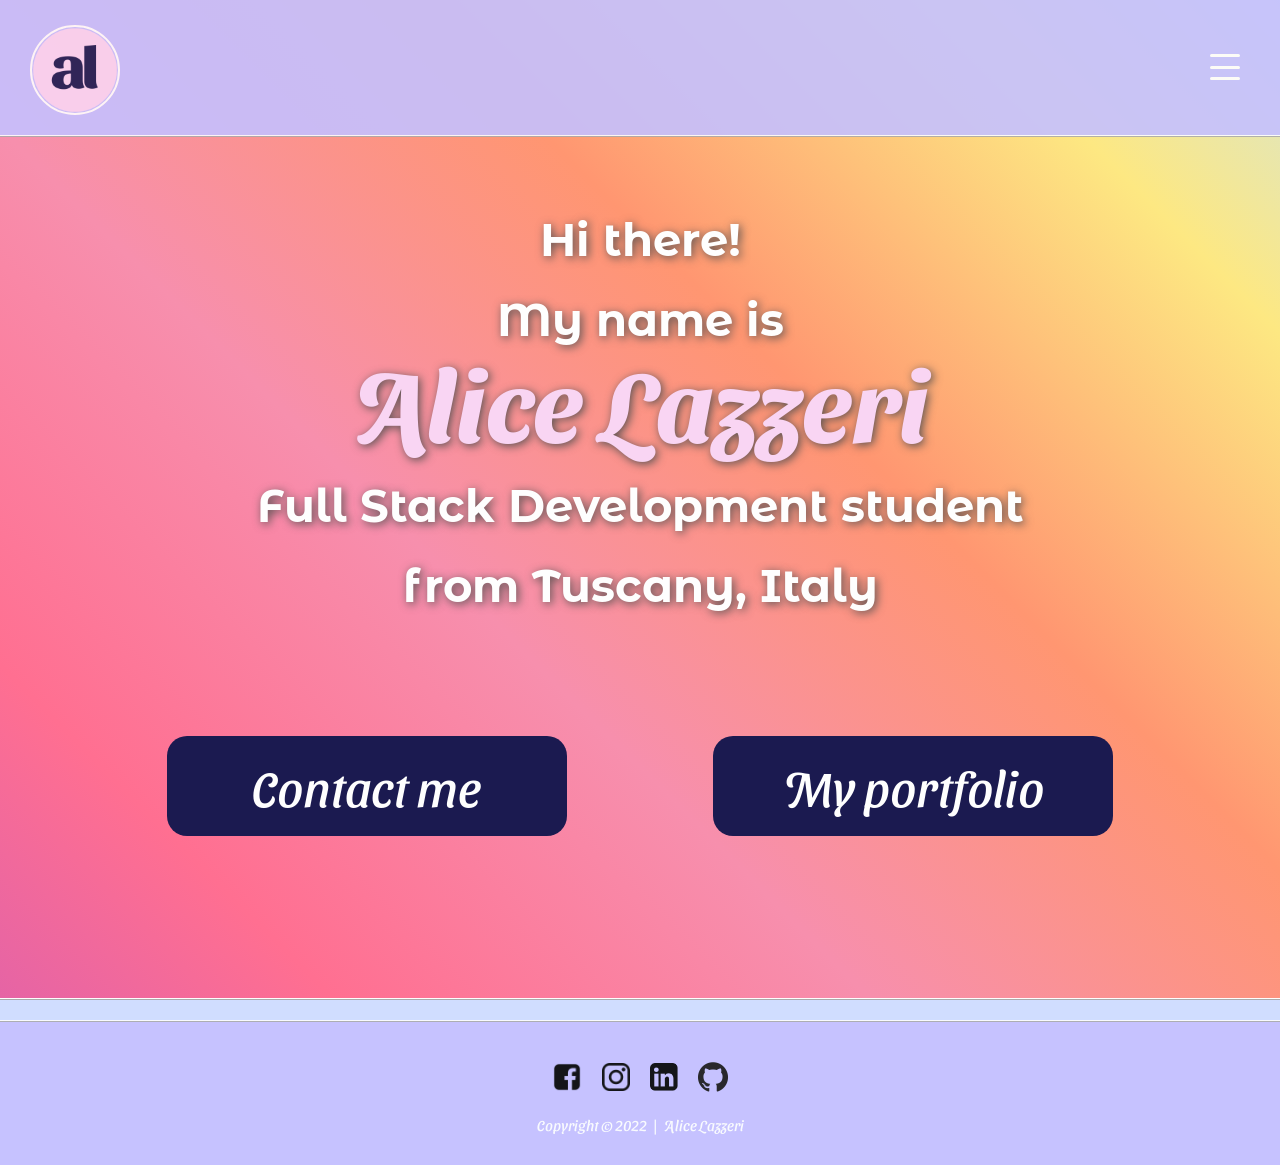
<file: index.html>
<!DOCTYPE html>
<html lang="en">
<head>

  <meta charset="UTF-8">
  <meta http-equiv="X-UA-Compatible" content="IE=edge">
  <meta name="description" content="Hi there! I am Alice Lazzeri, Full Stack Development student &commat;start2impact University. In this portfolio website, you will find useful info about who I am, my works and how I can help you in creating the perfect website.">
  <meta name="keywords" content="HTML, CSS, Bootstrap, Sass, Canva, Portfolio, Full Stack Development, coding, website restyling">
  <meta name="author" content="Alice Lazzeri">
  <meta name="google-site-verification" content="+nxGUDJ4QpAZ5l9Bsjdi102tLVC21AIh5d1Nl23908vVuFHs34=">
  <meta name="viewport" content="width=device-width, initial-scale=1.0">
  <title>Alice Lazzeri &#10072; Full Stack Developer</title>

  <link rel="icon" type="image/x-icon" href="assets/images/favicon.ico">

  <link rel="stylesheet" href="assets/css/general.css">
  <link rel="stylesheet" href="assets/css/header.css">
  <link rel="stylesheet" href="assets/css/index.css">
  <link rel="stylesheet" href="assets/css/footer.css">

  <link rel="preconnect" href="https://fonts.googleapis.com">
  <link rel="preconnect" href="https://fonts.gstatic.com" crossorigin>
  <link href="https://fonts.googleapis.com/css2?family=Montserrat+Alternates:wght@100;700&family=Sansita+Swashed:wght@700&display=swap" rel="stylesheet">

</head>
<body>

  <!--Header-->

  <header>
    <nav class="navbar">
      <div class="left-section">
        <div class="logo-container">
          <a href="index.html"> 
            <img class="lazzeri-logo" src="assets/images/logo.png" alt="My logo">
          </a>
        </div>
      </div>
      <div class="right-section">
        <div class="hamburger-container">
          <input class="menu-button" id="menu-button" type="checkbox">
          <label for="menu-button" class="menu-icon">
              <span class="nav-icon"></span>
          </label>
          <ul class="menu">
            <li><a class="sections" href="index.html">Home</a></li>
            <li><a class="sections" href="aboutme.html">About me</a></li>
            <li><a class="sections" href="portfolio.html">Portfolio</a></li>
            <li><a class="sections" href="skills.html">Skills</a></li>
            <li><a class="sections" href="contacts.html">Contacts</a></li>
          </ul>
        </div>
      </div>
    </nav>
  </header>

  <!--Homepage-->

  <section class="intro-homepage" id="homepage">
    <div class="intro-container">
      <p class="introduction">Hi there! <br>
        My name is <br>
        <span class="name">Alice Lazzeri</span> <br>
        Full Stack Development student from Tuscany, Italy</p>
    </div>
    <div class="buttons-container">
      <button class="contact-me">
        <a class="contact-action" href="contacts.html">Contact me</a>
      </button>
      <button class="contact-me">
        <a class="contact-action" href="portfolio.html">My portfolio</a>
      </button>
    </div>
  </section>

  <!--Footer-->

  <footer>
    <div class="footer-container">
      <div class="social-icons">
        <a href="https://www.facebook.com/alice.lazzeri" target="_blank">
          <img class="icon facebook-icon" src="assets/images/facebook-logo.png" alt="Facebook">
        </a>
        <a href="https://www.instagram.com/alicelazzeri__/" target="_blank">
          <img class="icon instagram-icon" src="assets/images/instagram-logo.png" alt="Instagram">
        </a>
        <a href="https://www.linkedin.com/in/alice-lazzeri-6605b4102/" target="_blank">
          <img class="icon linkedin-icon" src="assets/images/linkedin-logo.png" alt="LinkedIn">
        </a>
        <a href="https://github.com/alicelazzeri" target="_blank">
          <img class="icon github-icon" src="assets/images/github-logo.png" alt="GitHub">
        </a>
      </div>
      <div class="copyright-container">
        <p class="copyright">Copyright &#169; 2022 &#10072; Alice Lazzeri</p>
      </div>
    </div>
  </footer>

  </body>
  </html>
</file>
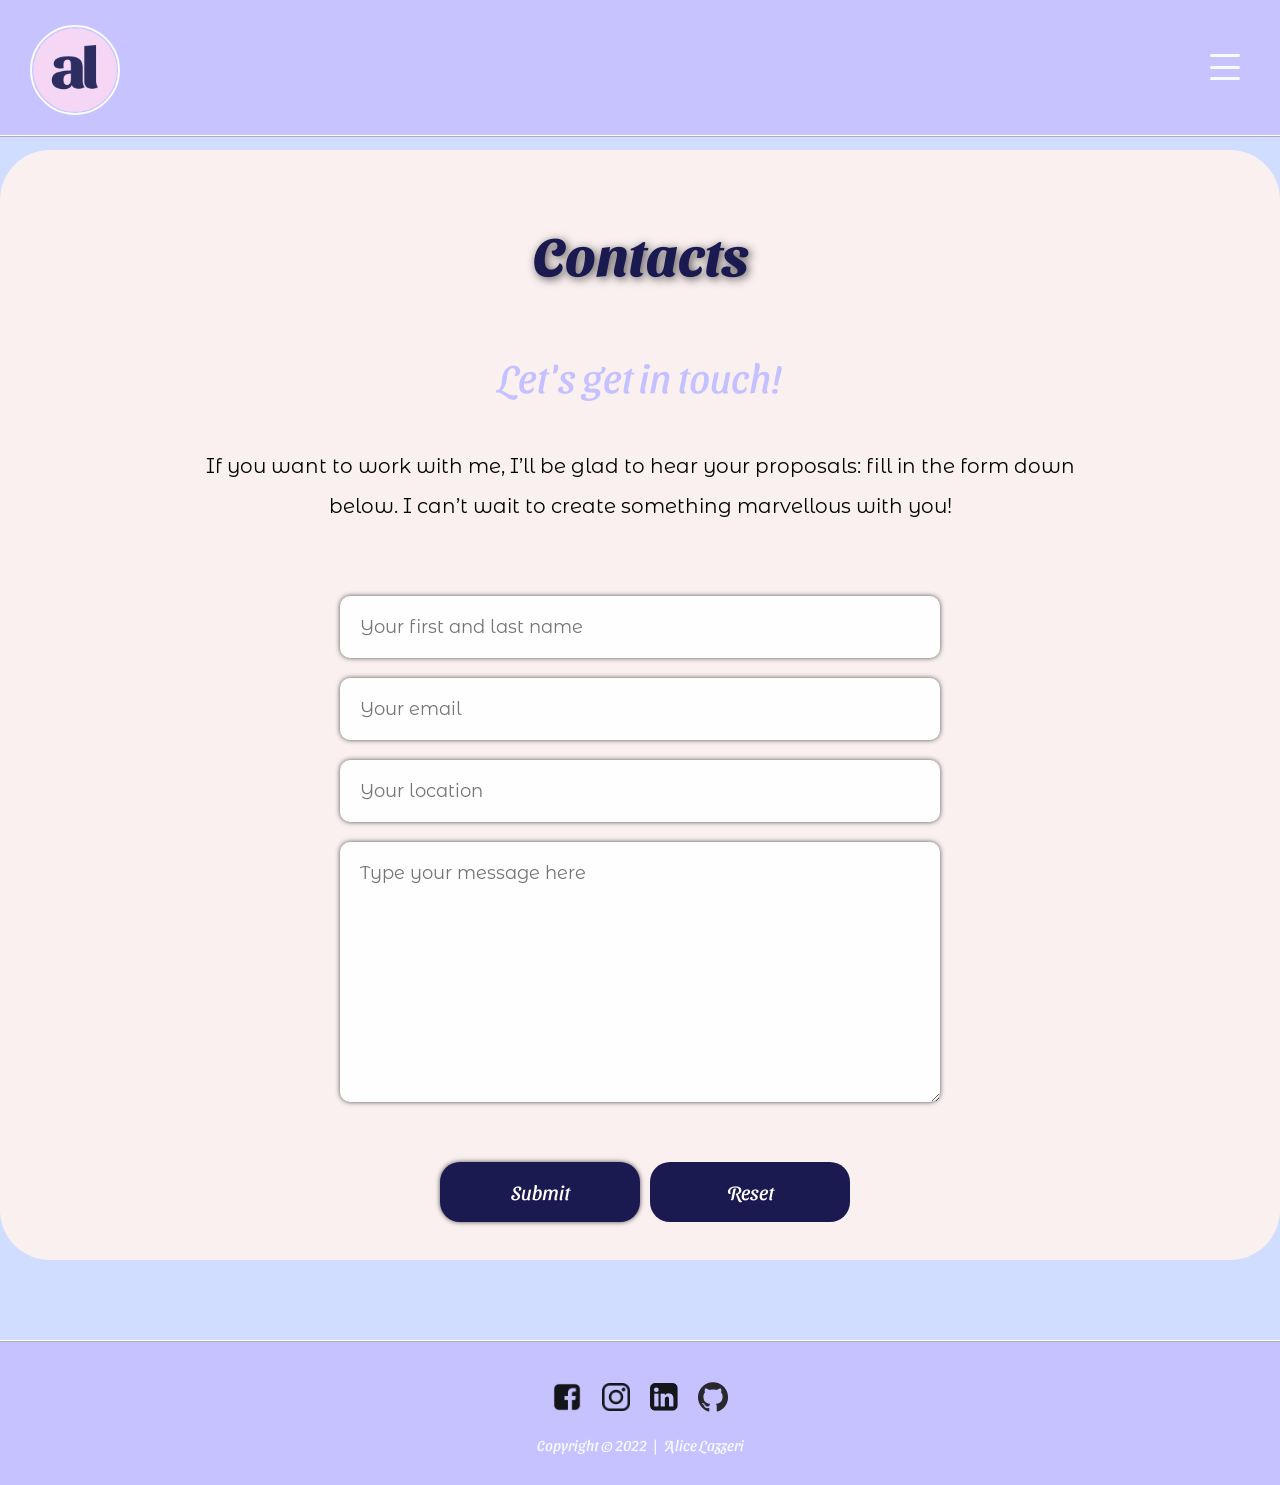
<file: contacts.html>
<!DOCTYPE html>
<html lang="en">
<head>

  <meta charset="UTF-8">
  <meta http-equiv="X-UA-Compatible" content="IE=edge">
  <meta name="description" content="Hi there! I am Alice Lazzeri, Full Stack Development student &commat;start2impact University. In this portfolio website, you will find useful info about who I am, my works and how I can help you in creating the perfect website.">
  <meta name="keywords" content="HTML, CSS, Bootstrap, Sass, Canva, Portfolio, Full Stack Development, coding, website restyling">
  <meta name="author" content="Alice Lazzeri">
  <meta name="google-site-verification" content="+nxGUDJ4QpAZ5l9Bsjdi102tLVC21AIh5d1Nl23908vVuFHs34=">
  <meta name="viewport" content="width=device-width, initial-scale=1.0">
  <title>Alice Lazzeri &#10072; Full Stack Developer</title>

  <link rel="icon" type="image/x-icon" href="assets/images/favicon.ico">

  <link rel="stylesheet" href="assets/css/general.css">
  <link rel="stylesheet" href="assets/css/header.css">
  <link rel="stylesheet" href="assets/css/contacts.css">
  <link rel="stylesheet" href="assets/css/footer.css">

  <link rel="preconnect" href="https://fonts.googleapis.com">
  <link rel="preconnect" href="https://fonts.gstatic.com" crossorigin>
  <link href="https://fonts.googleapis.com/css2?family=Montserrat+Alternates:wght@100;700&family=Sansita+Swashed:wght@700&display=swap" rel="stylesheet">

</head>
<body>

  <!--Header-->

  <header>
    <nav class="navbar">
      <div class="left-section">
        <div class="logo-container">
          <a href="index.html"> 
            <img class="lazzeri-logo" src="assets/images/logo.png" alt="My logo">
          </a>
        </div>
      </div>
      <div class="right-section">
        <div class="hamburger-container">
          <input class="menu-button" id="menu-button" type="checkbox">
          <label for="menu-button" class="menu-icon">
              <span class="nav-icon"></span>
          </label>
          <ul class="menu">
            <li><a class="sections" href="index.html">Home</a></li>
            <li><a class="sections" href="aboutme.html">About me</a></li>
            <li><a class="sections" href="portfolio.html">Portfolio</a></li>
            <li><a class="sections" href="skills.html">Skills</a></li>
            <li><a class="sections" href="contacts.html">Contacts</a></li>
          </ul>
        </div>
      </div>
    </nav>
  </header>

  <!--Contacts-->

  <section class="intro-contacts" id="contacts">
    <h1 class="title-section">Contacts</h1>
    <div class="contacts-container">
      <p class="contactme"><span class="contactme-title">Let's get in touch!</span> <br><br>
      If you want to work with me, I’ll be glad to hear your proposals: fill in the form down below. I can’t wait to create something marvellous with you!</p>
    </div>
    <div class="contact-form">
      <form class="contact" action="mailto:alice.lazzeri@hotmail.it" method="post" enctype="multipart/form-data" name="EmailForm">
        <input type="text" name="contact- name" placeholder="Your first and last name" required>
        <input type="email" name="contact-email" placeholder="Your email" required>
        <input type="text" name="location" placeholder="Your location" required>
        <textarea name="contact-message" cols="30" rows="10" placeholder="Type your message here" required></textarea>
        <div class="contact-buttons">
          <input class="send" type="submit" name="submit" value="Submit">
          <button class="send" type="reset" class="btn btn-primary">Reset</button>
        </div>
      </form>
    </div>
  </section>
  
  <!--Footer-->

  <footer>
    <div class="footer-container">
      <div class="social-icons">
        <a href="https://www.facebook.com/alice.lazzeri" target="_blank">
          <img class="icon facebook-icon" src="assets/images/facebook-logo.png" alt="Facebook">
        </a>
        <a href="https://www.instagram.com/alicelazzeri__/" target="_blank">
          <img class="icon instagram-icon" src="assets/images/instagram-logo.png" alt="Instagram">
        </a>
        <a href="https://www.linkedin.com/in/alice-lazzeri-6605b4102/" target="_blank">
          <img class="icon linkedin-icon" src="assets/images/linkedin-logo.png" alt="LinkedIn">
        </a>
        <a href="https://github.com/alicelazzeri" target="_blank">
          <img class="icon github-icon" src="assets/images/github-logo.png" alt="GitHub">
        </a>
      </div>
      <div class="copyright-container">
        <p class="copyright">Copyright &#169; 2022 &#10072; Alice Lazzeri</p>
      </div>
    </div>
  </footer>
  
</body>
</html>
</file>
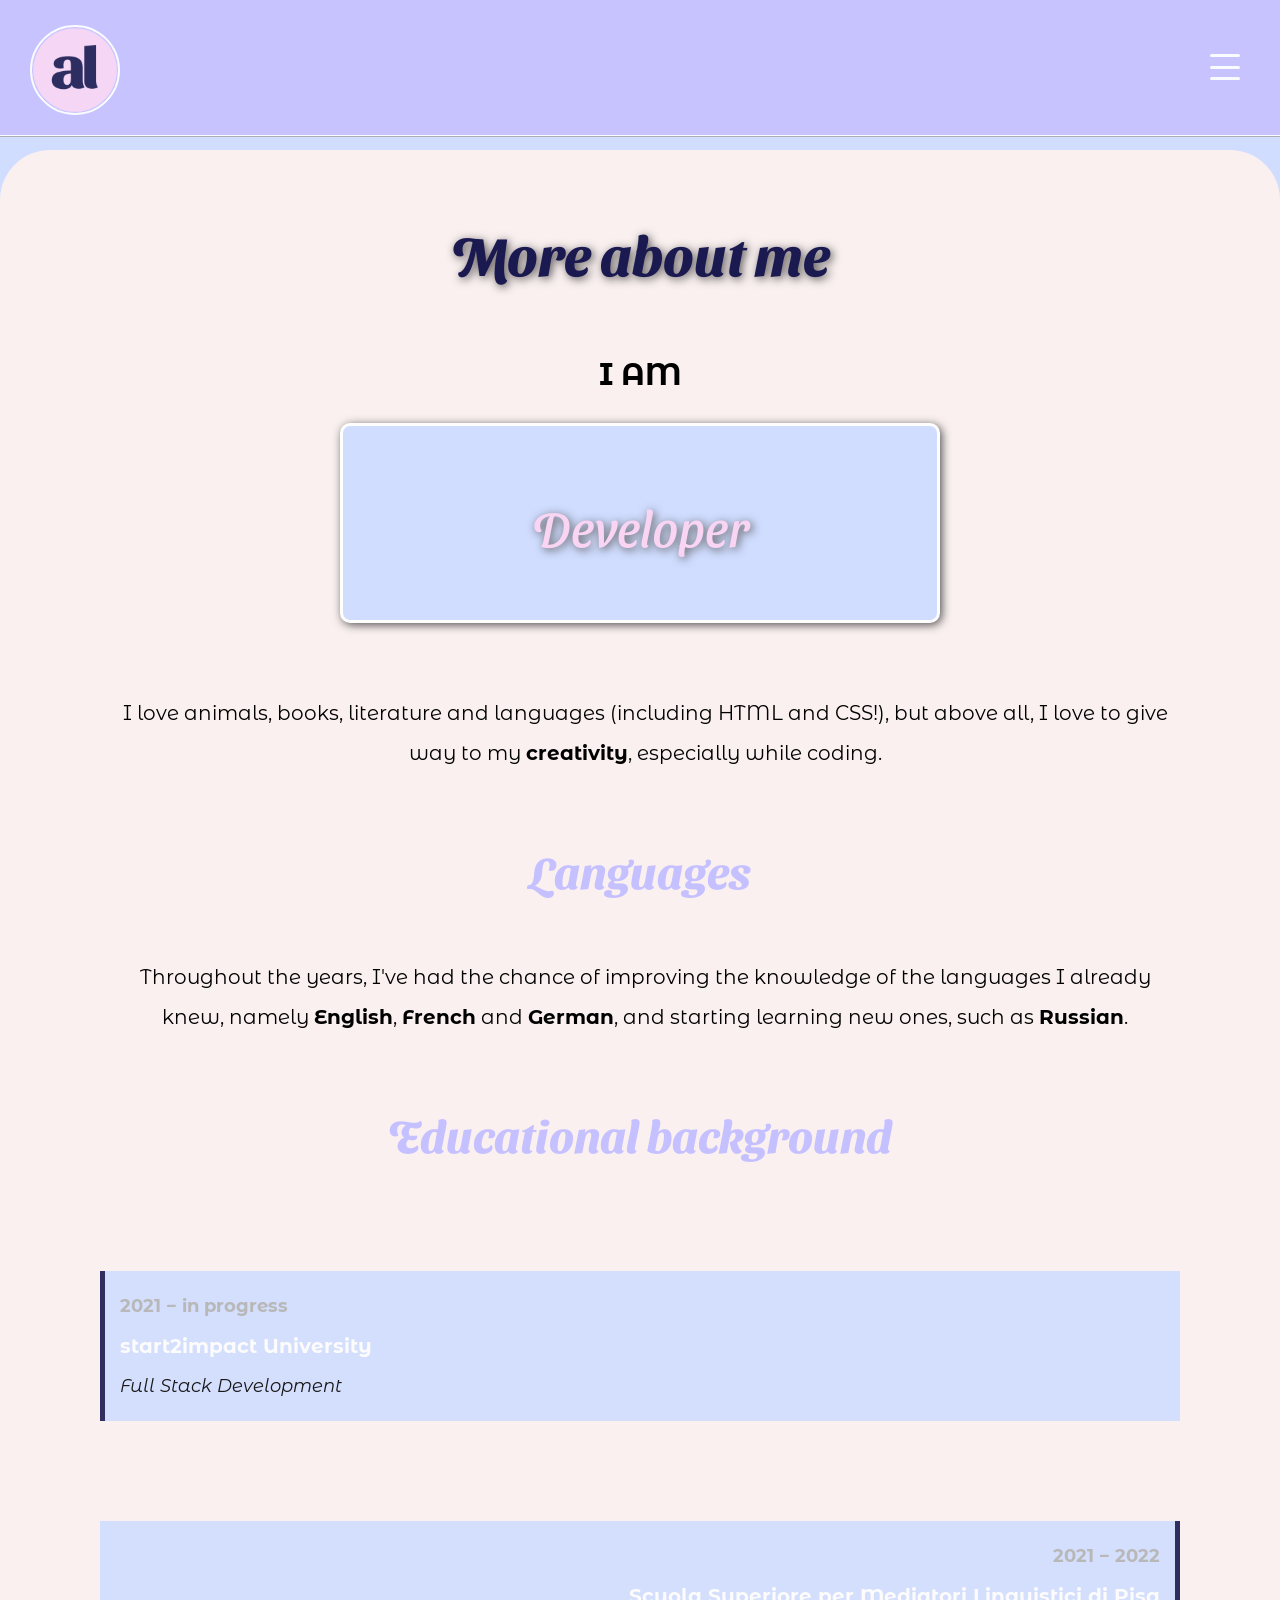
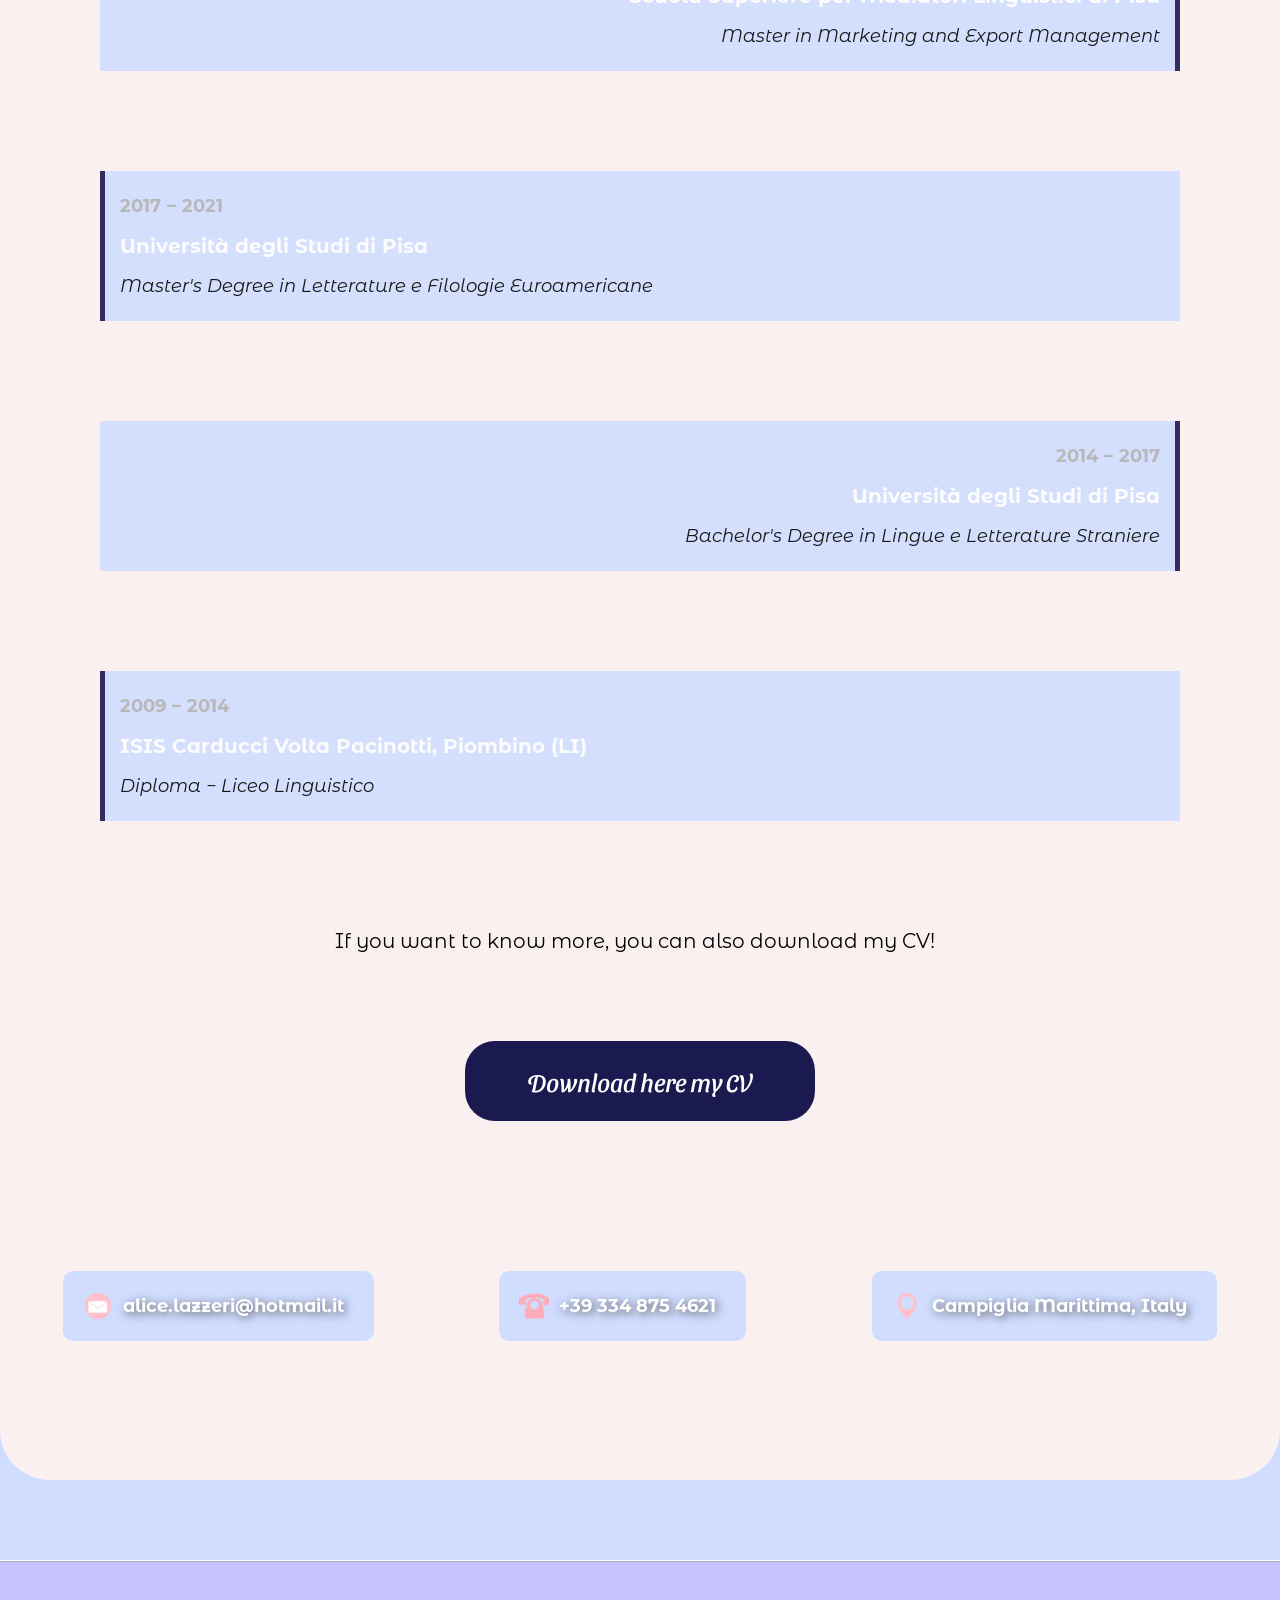
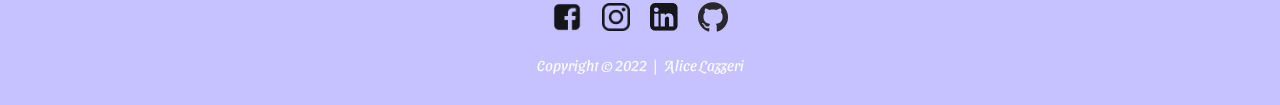
<file: curriculum.html>
<!DOCTYPE html>
<html lang="en">
<head>

  <meta charset="UTF-8">
  <meta http-equiv="X-UA-Compatible" content="IE=edge">
  <meta name="description" content="Hi there! I am Alice Lazzeri, Full Stack Development student &commat;start2impact University. In this portfolio website, you will find useful info about who I am, my works and how I can help you in creating the perfect website.">
  <meta name="keywords" content="HTML, CSS, Bootstrap, Sass, Canva, Portfolio, Full Stack Development, coding, website restyling">
  <meta name="author" content="Alice Lazzeri">
  <meta name="google-site-verification" content="+nxGUDJ4QpAZ5l9Bsjdi102tLVC21AIh5d1Nl23908vVuFHs34=">
  <meta name="viewport" content="width=device-width, initial-scale=1.0">
  <title>Alice Lazzeri &#10072; Full Stack Developer</title>

  <link rel="icon" type="image/x-icon" href="assets/images/favicon.ico">

  <link rel="stylesheet" href="assets/css/general.css">
  <link rel="stylesheet" href="assets/css/header.css">
  <link rel="stylesheet" href="assets/css/curriculum.css">
  <link rel="stylesheet" href="assets/css/footer.css">

  <link rel="preconnect" href="https://fonts.googleapis.com">
  <link rel="preconnect" href="https://fonts.gstatic.com" crossorigin>
  <link href="https://fonts.googleapis.com/css2?family=Montserrat+Alternates:wght@100;700&family=Sansita+Swashed:wght@700&display=swap" rel="stylesheet">

</head>
<body>

  <!--Header-->

  <header>
    <nav class="navbar">
      <div class="left-section">
        <div class="logo-container">
          <a href="index.html"> 
            <img class="lazzeri-logo" src="assets/images/logo.png" alt="My logo">
          </a>
        </div>
      </div>
      <div class="right-section">
        <div class="hamburger-container">
          <input class="menu-button" id="menu-button" type="checkbox">
          <label for="menu-button" class="menu-icon">
              <span class="nav-icon"></span>
          </label>
          <ul class="menu">
            <li><a class="sections" href="index.html">Home</a></li>
            <li><a class="sections" href="aboutme.html">About me</a></li>
            <li><a class="sections" href="portfolio.html">Portfolio</a></li>
            <li><a class="sections" href="skills.html">Skills</a></li>
            <li><a class="sections" href="contacts.html">Contacts</a></li>
          </ul>
        </div>
      </div>
    </nav>
  </header>

  <!--Curriculum vitae-->

  <section class="intro-curriculum" id="curriculum">
    <h1 class="title-section">More about me</h1>
    <div class="pre-container">
      <p class="profile-description pre">I AM</p>
    </div>
    <div class="frame">
        <div class="carousel">
          <div class="element">Developer</div>
          <div class="element">Learner</div>
          <div class="element">Thinker</div>
          <div class="element">Creative</div>
          <div class="element">Curious</div>
          <div class="element">Developer</div>
        </div>
    </div>
    <div class="whoiam-container">
      <p class="profile-description whoiam">I love animals, books, literature and languages (including HTML and CSS!), but above all, I love to give way to my <strong>creativity</strong>, especially while coding.</p>
    </div>
    <div class="language-skills-container">
      <h2 class="sub-title">Languages</h2>
      <div class="whoiam-container languages">
        <p class="profile-description whoiam"> Throughout the years, I've had the chance of improving the knowledge of the languages I already knew, namely <strong>English</strong>, <strong>French</strong> and <strong>German</strong>, and starting learning new ones, such as <strong>Russian</strong>.</p>
      </div>
      <div class="study-path-container">
        <h2 class="sub-title">Educational background</h2>
        <div class="study-path-left">
          <p><span class="when">2021 &#8722; in progress</span></p>
          <p><span class="where">start2impact University</span></p>
          <p><span class="what">Full Stack Development</span></p>
        </div>
        <div class="study-path-right">
          <p><span class="when">2021 &#8722; 2022</span></p>
          <p><span class="where">Scuola Superiore per Mediatori Linguistici di Pisa</span></p>
          <p><span class="what">Master in Marketing and Export Management</span></p>
        </div>
        <div class="study-path-left">
          <p><span class="when">2017 &#8722; 2021</span></p>
          <p><span class="where">Università degli Studi di Pisa</span></p>
          <p><span class="what">Master's Degree in Letterature e Filologie Euroamericane</span></p>
        </div>
        <div class="study-path-right">
          <p><span class="when">2014 &#8722; 2017</span></p>
          <p><span class="where">Università degli Studi di Pisa</span></p>
          <p><span class="what">Bachelor's Degree in Lingue e Letterature Straniere</span></p>
        </div>
        <div class="study-path-left">
          <p><span class="when">2009 &#8722; 2014</span></p>
          <p><span class="where">ISIS Carducci Volta Pacinotti, Piombino (LI)</span></p>
          <p><span class="what">Diploma &#8722; Liceo Linguistico</span></p>
        </div>
      </div>
      <div class="further-info-container">
        <p class="profile-description whoiam cta">If you want to know more, you can also download my CV!</p>
        <div class="button-container">
          <button class="download-cv"><a class="download-action" href="assets/pdf/CV_Lazzeri.pdf" target="_blank">Download here my CV</a></button>
        </div>
      </div>
      <div class="contact-info-container">
        <div class="contact-container">
          <img class="contact-picture" src="assets/images/email.png" alt="Email">
          <p class="contact-text">alice.lazzeri@hotmail.it</p>
        </div>
        <div class="contact-container">
          <img class="contact-picture" src="assets/images/phone.png" alt="Phone">
          <p class="contact-text">+39 334 875 4621</p>
        </div>
        <div class="contact-container">
          <img class="contact-picture" src="assets/images/location.png" alt="Address">
          <p class="contact-text">Campiglia Marittima, Italy</p>
        </div>
      </div>
    </div>
  </section>


  <!--Footer-->

  <footer>
    <div class="footer-container">
      <div class="social-icons">
        <a href="https://www.facebook.com/alice.lazzeri" target="_blank">
          <img class="icon facebook-icon" src="assets/images/facebook-logo.png" alt="Facebook">
        </a>
        <a href="https://www.instagram.com/alicelazzeri__/" target="_blank">
          <img class="icon instagram-icon" src="assets/images/instagram-logo.png" alt="Instagram">
        </a>
        <a href="https://www.linkedin.com/in/alice-lazzeri-6605b4102/" target="_blank">
          <img class="icon linkedin-icon" src="assets/images/linkedin-logo.png" alt="LinkedIn">
        </a>
        <a href="https://github.com/alicelazzeri" target="_blank">
          <img class="icon github-icon" src="assets/images/github-logo.png" alt="GitHub">
        </a>
      </div>
      <div class="copyright-container">
        <p class="copyright">Copyright &#169; 2022 &#10072; Alice Lazzeri</p>
      </div>
    </div>
  </footer>
  </body>
  </html>
</file>
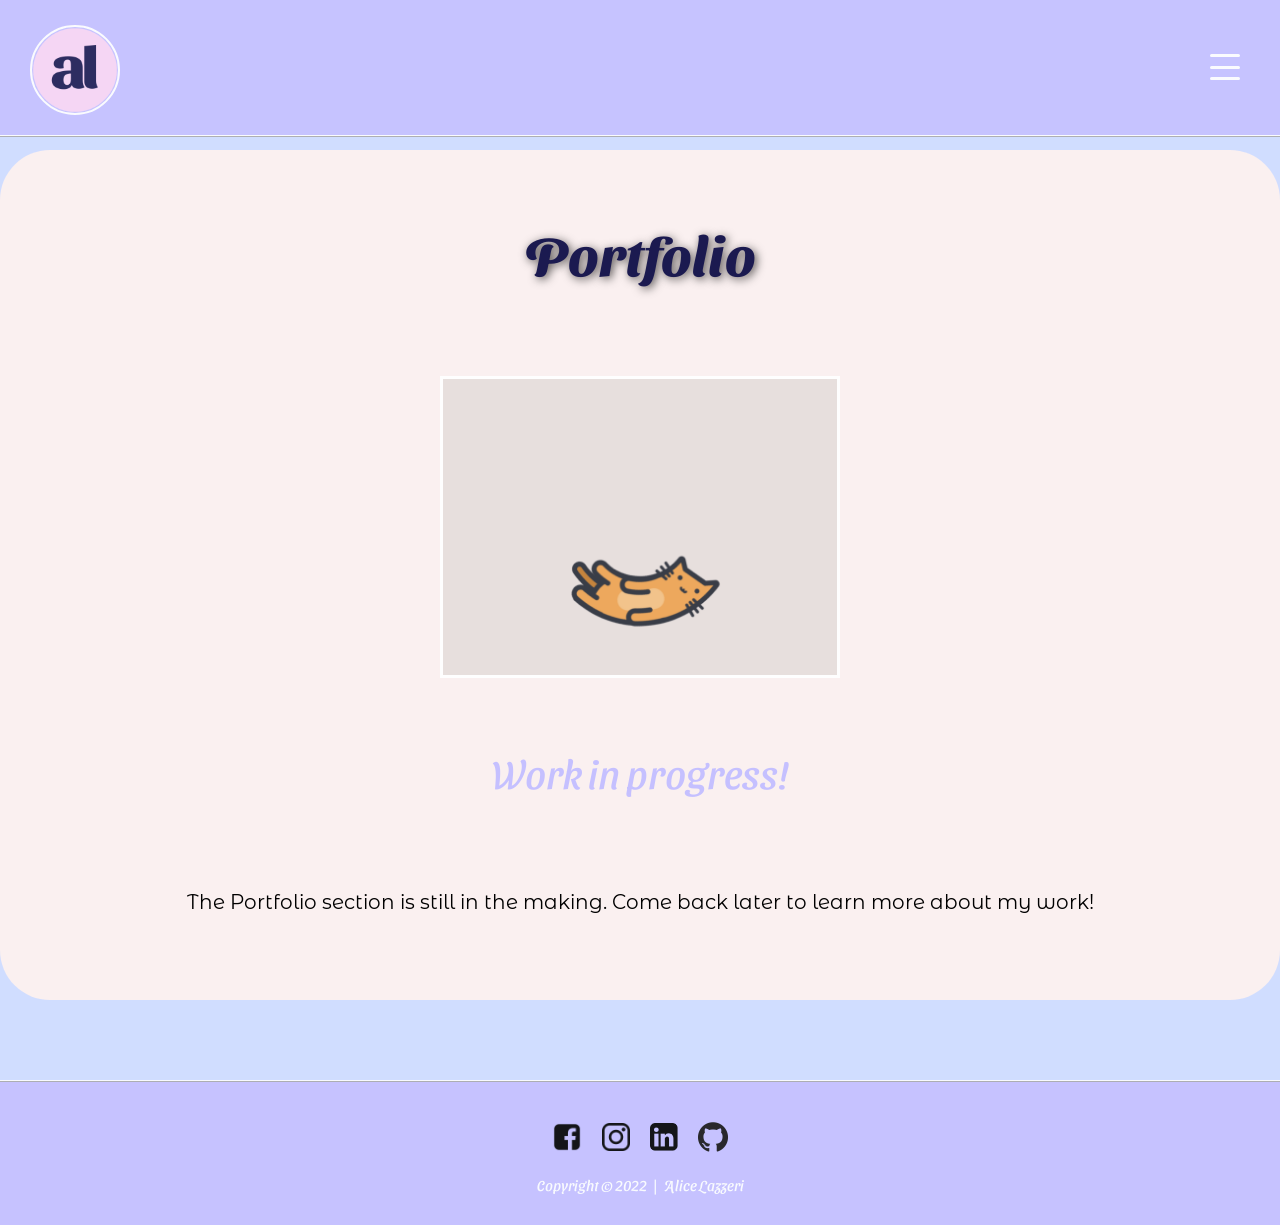
<file: portfolio.html>
<!DOCTYPE html>
<html lang="en">
<head>

  <meta charset="UTF-8">
  <meta http-equiv="X-UA-Compatible" content="IE=edge">
  <meta name="description" content="Hi there! I am Alice Lazzeri, Full Stack Development student &commat;start2impact University. In this portfolio website, you will find useful info about who I am, my works and how I can help you in creating the perfect website.">
  <meta name="keywords" content="HTML, CSS, Bootstrap, Sass, Canva, Portfolio, Full Stack Development, coding, website restyling">
  <meta name="author" content="Alice Lazzeri">
  <meta name="google-site-verification" content="+nxGUDJ4QpAZ5l9Bsjdi102tLVC21AIh5d1Nl23908vVuFHs34=">
  <meta name="viewport" content="width=device-width, initial-scale=1.0">
  <title>Alice Lazzeri &#10072; Full Stack Developer</title>

  <link rel="icon" type="image/x-icon" href="assets/images/favicon.ico">

  <link rel="stylesheet" href="assets/css/general.css">
  <link rel="stylesheet" href="assets/css/header.css">
  <link rel="stylesheet" href="assets/css/portfolio.css">
  <link rel="stylesheet" href="assets/css/footer.css">

  <link rel="preconnect" href="https://fonts.googleapis.com">
  <link rel="preconnect" href="https://fonts.gstatic.com" crossorigin>
  <link href="https://fonts.googleapis.com/css2?family=Montserrat+Alternates:wght@100;700&family=Sansita+Swashed:wght@700&display=swap" rel="stylesheet">

</head>
<body>

  <!--Header-->

  <header>
    <nav class="navbar">
      <div class="left-section">
        <div class="logo-container">
          <a href="index.html"> 
            <img class="lazzeri-logo" src="assets/images/logo.png" alt="My logo">
          </a>
        </div>
      </div>
      <div class="right-section">
        <div class="hamburger-container">
          <input class="menu-button" id="menu-button" type="checkbox">
          <label for="menu-button" class="menu-icon">
              <span class="nav-icon"></span>
          </label>
          <ul class="menu">
            <li><a class="sections" href="index.html">Home</a></li>
            <li><a class="sections" href="aboutme.html">About me</a></li>
            <li><a class="sections" href="portfolio.html">Portfolio</a></li>
            <li><a class="sections" href="skills.html">Skills</a></li>
            <li><a class="sections" href="contacts.html">Contacts</a></li>
          </ul>
        </div>
      </div>
    </nav>
  </header>

  <!--Portfolio-->

  <section class="intro-portfolio" id="portfolio">
    <h1 class="title-section">Portfolio</h1>
    <div class="pic-container">
      <img class="loading" src="assets/images/kitty.gif" alt="Loading">
    </div>
    <div class="workinprog-container">
      <p class="workinprog"><span class="workinprog-title">Work in progress!</span> <br><br> 
      The Portfolio section is still in the making. Come back later to learn more about my work!</p>
    </div>
  </section>

  <!--Footer-->

  <footer>
    <div class="footer-container">
      <div class="social-icons">
        <a href="https://www.facebook.com/alice.lazzeri" target="_blank">
          <img class="icon facebook-icon" src="assets/images/facebook-logo.png" alt="Facebook">
        </a>
        <a href="https://www.instagram.com/alicelazzeri__/" target="_blank">
          <img class="icon instagram-icon" src="assets/images/instagram-logo.png" alt="Instagram">
        </a>
        <a href="https://www.linkedin.com/in/alice-lazzeri-6605b4102/" target="_blank">
          <img class="icon linkedin-icon" src="assets/images/linkedin-logo.png" alt="LinkedIn">
        </a>
        <a href="https://github.com/alicelazzeri" target="_blank">
          <img class="icon github-icon" src="assets/images/github-logo.png" alt="GitHub">
        </a>
      </div>
      <div class="copyright-container">
        <p class="copyright">Copyright &#169; 2022 &#10072; Alice Lazzeri</p>
      </div>
    </div>
  </footer>
  
</body>
</html>
</file>
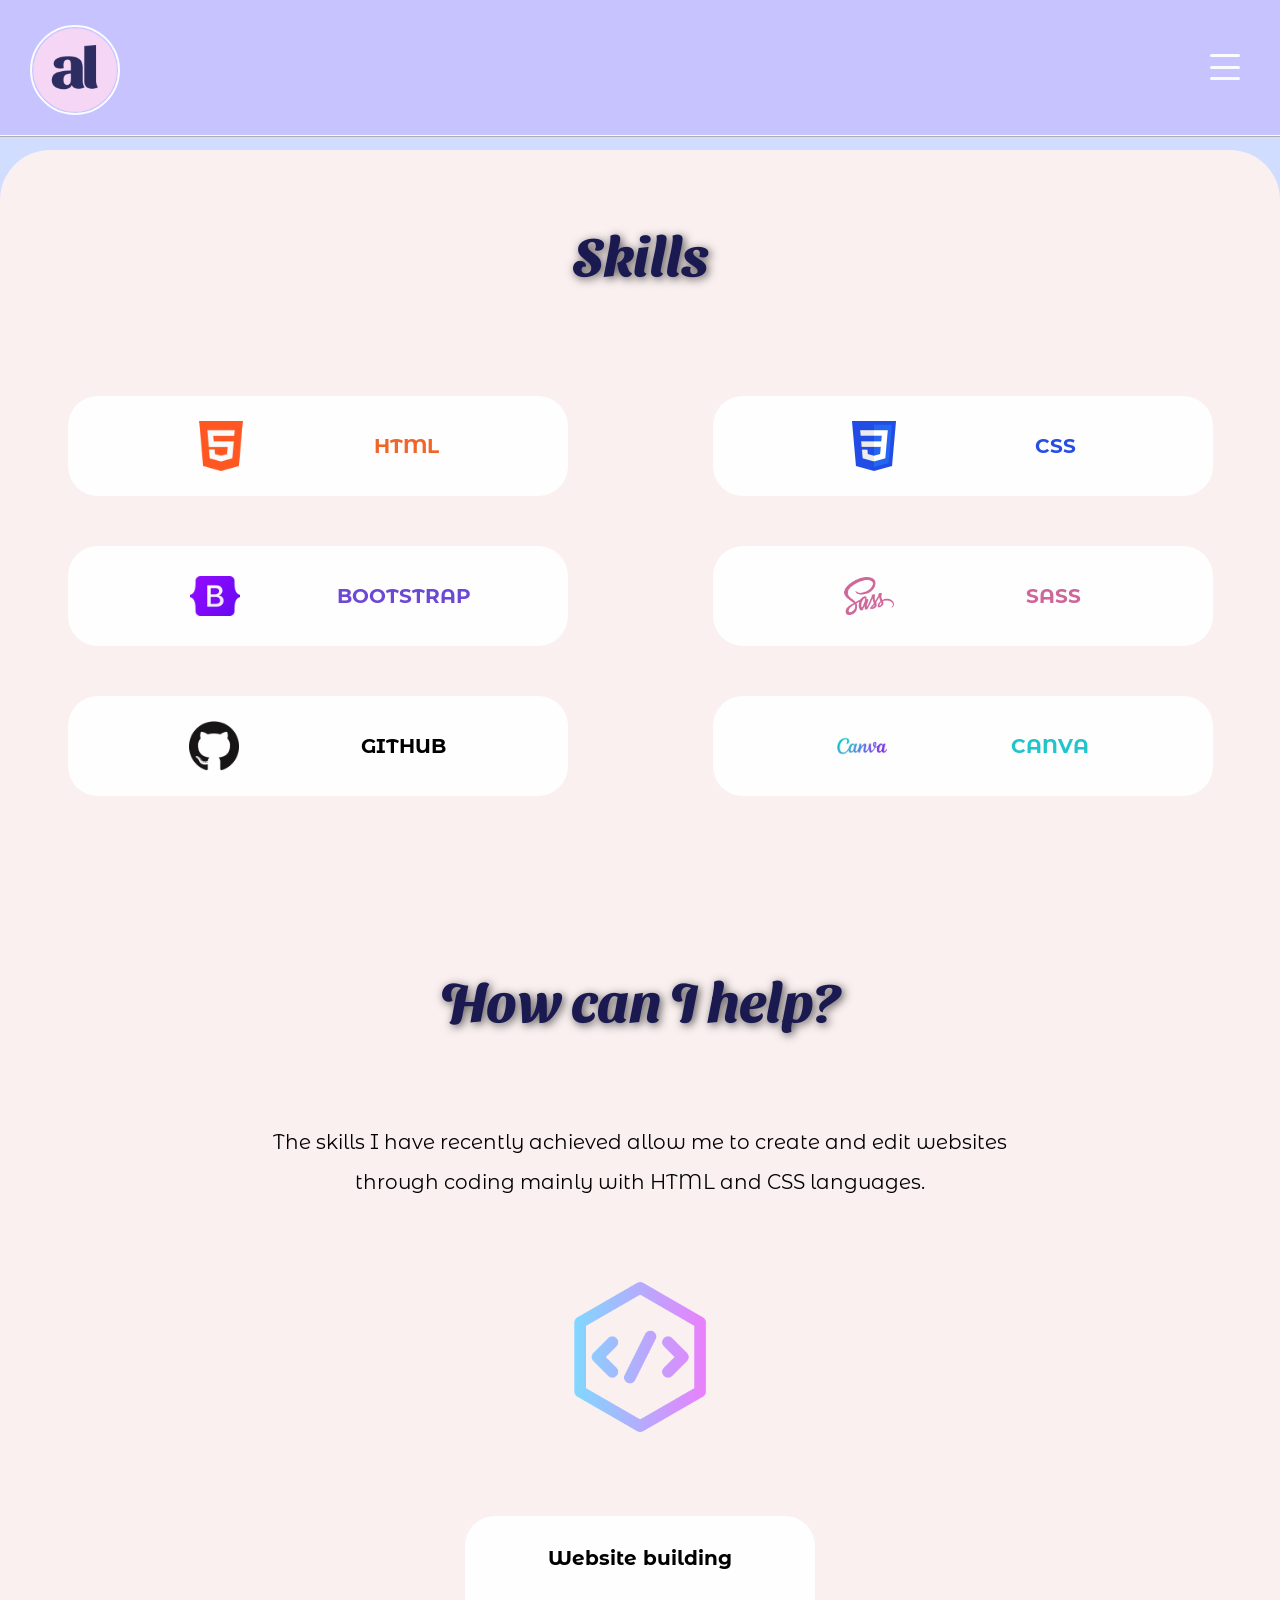
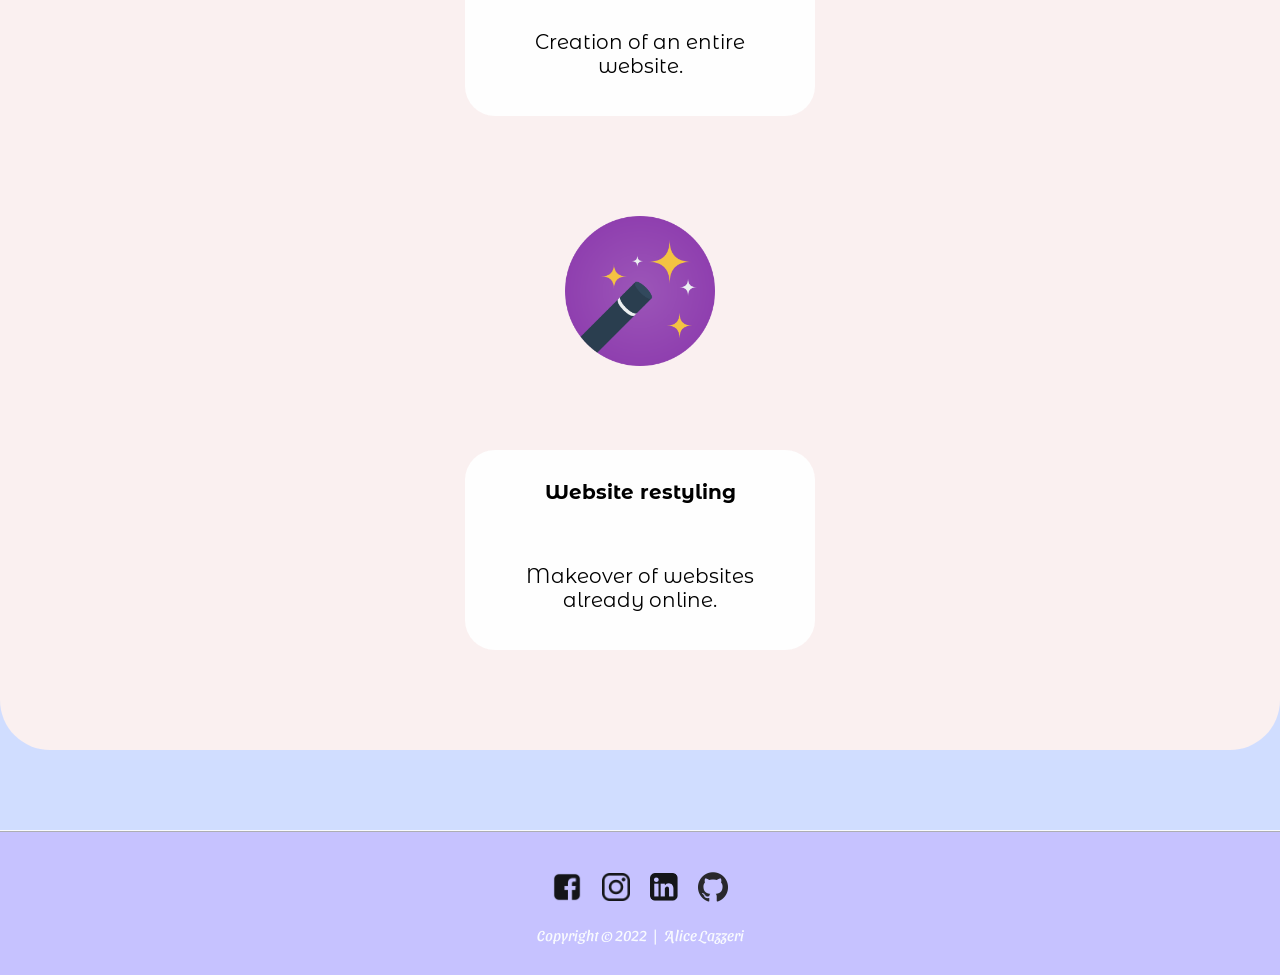
<file: skills.html>
<!DOCTYPE html>
<html lang="en">
<head>

  <meta charset="UTF-8">
  <meta http-equiv="X-UA-Compatible" content="IE=edge">
  <meta name="description" content="Hi there! I am Alice Lazzeri, Full Stack Development student &commat;start2impact University. In this portfolio website, you will find useful info about who I am, my works and how I can help you in creating the perfect website.">
  <meta name="keywords" content="HTML, CSS, Bootstrap, Sass, Canva, Portfolio, Full Stack Development, coding, website restyling">
  <meta name="author" content="Alice Lazzeri">
  <meta name="google-site-verification" content="+nxGUDJ4QpAZ5l9Bsjdi102tLVC21AIh5d1Nl23908vVuFHs34=">
  <meta name="viewport" content="width=device-width, initial-scale=1.0">
  <title>Alice Lazzeri &#10072; Full Stack Developer</title>

  <link rel="icon" type="image/x-icon" href="assets/images/favicon.ico">

  <link rel="stylesheet" href="assets/css/general.css">
  <link rel="stylesheet" href="assets/css/header.css">
  <link rel="stylesheet" href="assets/css/skills.css">
  <link rel="stylesheet" href="assets/css/footer.css">

  <link rel="preconnect" href="https://fonts.googleapis.com">
  <link rel="preconnect" href="https://fonts.gstatic.com" crossorigin>
  <link href="https://fonts.googleapis.com/css2?family=Montserrat+Alternates:wght@100;700&family=Sansita+Swashed:wght@700&display=swap" rel="stylesheet">

</head>
<body>

  <!--Header-->

  <header>
    <nav class="navbar">
      <div class="left-section">
        <div class="logo-container">
          <a href="index.html"> 
            <img class="lazzeri-logo" src="assets/images/logo.png" alt="My logo">
          </a>
        </div>
      </div>
      <div class="right-section">
        <div class="hamburger-container">
          <input class="menu-button" id="menu-button" type="checkbox">
          <label for="menu-button" class="menu-icon">
              <span class="nav-icon"></span>
          </label>
          <ul class="menu">
            <li><a class="sections" href="index.html">Home</a></li>
            <li><a class="sections" href="aboutme.html">About me</a></li>
            <li><a class="sections" href="portfolio.html">Portfolio</a></li>
            <li><a class="sections" href="skills.html">Skills</a></li>
            <li><a class="sections" href="contacts.html">Contacts</a></li>
          </ul>
        </div>
      </div>
    </nav>
  </header>

  <!--Skills-->

  <section class="intro-skills" id="skills">
    <h1 class="title-section">Skills</h1>
    <div class="skills-container">
      <div class="skill-container">
        <img class="logo-pic" src="assets/images/html-logo.png" alt="HTML logo">
        <p class="html-text">HTML</p>
      </div>
      <div class="skill-container">
        <img class="logo-pic" src="assets/images/css-logo.png" alt="CSS logo">
        <p class="css-text">CSS</p>
      </div>
      <div class="skill-container">
        <img class="logo-pic bootstrap-pic" src="assets/images/bootstrap-logo.png" alt="Bootstrap logo">
        <p class="bootstrap-text">BOOTSTRAP</p>
      </div>
      <div class="skill-container">
        <img class="logo-pic" src="assets/images/sass-logo.png" alt="SASS logo">
        <p class="sass-text">SASS</p>
      </div>
      <div class="skill-container">
        <img class="logo-pic" src="assets/images/github-logo.png" alt="GitHub logo">
        <p class="github-text">GITHUB</p>
      </div>
      <div class="skill-container">
        <img class="logo-pic" src="assets/images/canva-logo.png" alt="Canva logo">
        <p class="canva-text">CANVA</p>
      </div>
    </div>
    <h1 class="title-section howcanihelp-title">How can I help?</h1>
    <p class="skills-description">The skills I have recently achieved allow me to create and edit websites through coding mainly with HTML and CSS languages.</p>
    <div class="skills-pic-container">
      <img class="skills-pic" src="assets/images/coding.png" alt="Coding">
    </div>
    <div class="howcanihelp-container">
      <p class="howcanihelp-description"><strong>Website building</strong></p>
      <p class="howcanihelp-description">Creation of an entire website.</p>
    </div>
    <div class="skills-pic-container">
      <img class="skills-pic" src="assets/images/restyling.png" alt="Restyling">
    </div>
    <div class="howcanihelp-container">
      <p class="howcanihelp-description"><strong>Website restyling</strong></p>
      <p class="howcanihelp-description">Makeover of websites already online.</p>
    </div>
  </section>

  <!--Footer-->

  <footer>
    <div class="footer-container">
      <div class="social-icons">
        <a href="https://www.facebook.com/alice.lazzeri" target="_blank">
          <img class="icon facebook-icon" src="assets/images/facebook-logo.png" alt="Facebook">
        </a>
        <a href="https://www.instagram.com/alicelazzeri__/" target="_blank">
          <img class="icon instagram-icon" src="assets/images/instagram-logo.png" alt="Instagram">
        </a>
        <a href="https://www.linkedin.com/in/alice-lazzeri-6605b4102/" target="_blank">
          <img class="icon linkedin-icon" src="assets/images/linkedin-logo.png" alt="LinkedIn">
        </a>
        <a href="https://github.com/alicelazzeri" target="_blank">
          <img class="icon github-icon" src="assets/images/github-logo.png" alt="GitHub">
        </a>
      </div>
      <div class="copyright-container">
        <p class="copyright">Copyright &#169; 2022 &#10072; Alice Lazzeri</p>
      </div>
    </div>
  </footer>
  
</body>
</html>
</file>
<file: assets/css/general.css>
/* Desktop style */

* {
  padding: 0;
  margin: 0;
  box-sizing: border-box;
  list-style: none; 
  text-decoration: none;
  scroll-behavior: smooth;
}
body {
  background-color: #d0ddff;
  height: 1000px;
}
p {
  font-family: 'Montserrat Alternates', sans-serif;
}
h1 {
  font-family: 'Sansita Swashed', cursive;
}
.title-section {
  color: #1b1a50; 
  font-size: 55px;
  text-align: center;
  padding: 10px;
  margin-top: 60px;
  text-shadow: 2px 2px 10px rgb(85, 81, 81);
}

/* Media queries */

/* Mobile style */

@media screen and (max-width: 576px) {

  body {
    background-color: #d0ddff;
    height: 700px;
  }

  .title-section {
    font-size: 35px;
    padding: 5px;
    margin-top: 30px;
  }

}

/* Tablet style */

@media screen and (min-width: 577px) and (max-width: 960px) {

  body {
    background-color: #d0ddff;
    height: 900px;
  }

  .title-section {
    font-size: 45px;
    padding: 7px;
    margin-top: 45px;
  }

}
</file>
<file: assets/css/header.css>
/* Desktop style */

nav {
  width: 100%;
  display: flex;
  flex-direction: row;
  justify-content: space-between;
  position: fixed; 
  top: 0;
  left: 0;
  right: 0;
  bottom: 100;
  padding-bottom: 10px;
  z-index: 100;
  background-color: #c5c0ff;
  border-bottom-color: #fefefe;
  border-bottom-style: ridge;
  border-bottom-width: 2px;
  opacity: 0.90;
}
.left-section {
  display: flex; 
  justify-content: left;
  position: center;
}
.lazzeri-logo {
  width: 90px;
  height: 90px;
  border-radius: 45px;
  float: left;
  margin-top: 25px;
  margin-bottom: 10px;
  margin-right: 10px;
  margin-left: 30px;
  border-style: solid;
  border-width: 2px;
  border-color: #fefefe;
  transition: box-shadow 0.5s;
}
.lazzeri-logo:hover {
  box-shadow: 2px 2px 10px rgb(51, 13, 113);
}
.menu {
  margin: 0;
  padding: 0;
  overflow: hidden;
  clear: both;
  max-height: 0;
  transition: max-height 0.5s ease-out;
}
.sections {
  display: block;
  text-align: right;
  font-family: 'Sansita Swashed', cursive;
  font-size: 30px;
  cursor: pointer;
  color: #fefefe;
  padding: 30px;
  transition: color 0.5s text-shadow 0.5s;
}
.sections:hover {
  background-color:rgba(51, 13, 113, 0.1);
  width: 500px;
  text-align: right;
  color: #f9d5f3;
  text-shadow: 0 0 20px rgb(85, 81, 81);
}
.sections:active {
  color: #c5c0ff;
}
.right-section {
  display: flex; 
  justify-content: space-between;
  align-items: center;
}
.menu-icon {
  padding: 30px;
  position: relative;
  float: right;
  cursor: pointer;
}
.nav-icon {
  background-color: #fefefe;
  display: block;
  width: 30px;
  height: 3px;
  border-radius: 2px;
  position: relative;
  margin-top: 25px;
  margin-bottom: 15px;
  margin-right: 10px;
  margin-left: 30px;
  transition: background-color 0.5s ease-out;
}
.nav-icon::before {
  background-color: #fefefe;
  content: "";
  display: block;
  width: 30px;
  height: 3px;
  border-radius: 2px;
  position: relative;
  transition: all 0.5s ease-out;
  top: 10.5px;
}
.nav-icon::after {
  background-color: #fefefe;
  content: "";
  display: block;
  width: 30px;
  height: 3px;
  border-radius: 2px;
  position: relative;
  transition: all 0.5s ease-out;
  top: -15px;
}
.menu-button {
  display: none;
}
.menu-button:checked ~ .menu {
  max-height: 600px;
}
.menu-button:checked ~ .menu-icon .nav-icon {
  background-color: transparent;
}
.menu-button:checked ~.menu-icon .nav-icon::before {
  transform: rotate(-45deg);
  top: 2px;
}
.menu-button:checked ~ .menu-icon .nav-icon::after {
  transform: rotate(45deg);
  top: -1px;
}

/* Media queries */

/* Mobile style */

@media screen and (max-width: 576px) {

  nav {
    padding-bottom: 0;
    width: 100%;
  }
  .lazzeri-logo {
    width: 50px;
    height: 50px;
    border-radius: 25px;
  }
  .nav-icon,
  .nav-icon::after,
  .nav-icon::before {
    width: 15px;
    height: 2px;
  }
  .nav-icon::after {
    top: -7px;
  }
  .nav-icon::before {
    top: 5.25px;
  }
  .menu-button:checked ~.menu-icon .nav-icon::before {
    transform: rotate(-45deg);
    top: 1px;
  }
  .menu-button:checked ~ .menu-icon .nav-icon::after {
    transform: rotate(45deg);
    top: -1px;
  }
  .sections {
    font-size: 20px;
  }
  .sections:hover {
    width: 160px;
  }

}

/* Tablet style */

@media screen and (min-width: 577px) and (max-width: 960px) {

  nav {
    padding-bottom: 0;
    width: 100%;
  }
  .lazzeri-logo {
    width: 70px;
    height: 70px;
    border-radius: 35px;
  }
  .nav-icon,
  .nav-icon::after,
  .nav-icon::before {
    width: 25px;
    height: 2px;
  }
  .nav-icon::after {
    top: -10px;
  }
  .nav-icon::before {
    top: 8px;
  }
  .menu-button:checked ~.menu-icon .nav-icon::before {
    transform: rotate(-45deg);
    top: 1px;
  }
  .menu-button:checked ~ .menu-icon .nav-icon::after {
    transform: rotate(45deg);
    top: -1px;
  }
  .sections {
    font-size: 25px;
  }
  .sections:hover {
    width: 300px;
  }
}
</file>
<file: assets/css/index.css>
/* Desktop style */

.intro-homepage {
  text-align: center;
  width: 100%;
  height: 1000px;
  padding-top: 100px;
  padding-bottom: 400px;
  text-align: center;
  background-color: #d8e3ff;
  border-bottom-style: ridge;
  border-bottom-color: #fefefe;
  border-bottom-width: 2px;
  background-image: linear-gradient(45deg, 
  #845ec2,
  #c43759, 
  #d65db1,
  #ff6f91,
  #f78fad,
  #ff9671,
  #fde882,
  #c1e3ff,
  #6de195,
  #d4fc78
  );
  background-size: 300%;
  background-position: center;
  transition: background-position 1s;
  animation: bg-animation 7s infinite alternate;
}
@keyframes bg-animation {
  0% {
    background-position: left;
  }
  100% {
    background-position: right;
  }
}
.intro-container {
  text-align: center;
  margin-top: 100px;
  padding-left: 200px;
  padding-right: 200px;
}
.introduction {
  font-size: 45px;
  font-weight: bold;
  text-align: center;
  color: #fefefe;
  z-index: 1;
  line-height: 80px;
  text-shadow: 2px 2px 10px rgb(85, 81, 81);
}
.name {
  font-family: 'Sansita Swashed', cursive;
  font-size: 100px;
  color: #f9d5f3;
  text-shadow: 2px 2px 10px rgb(85, 81, 81);
}
.buttons-container {
  display: flex;
  flex-direction: row;
  justify-content: space-evenly;
  align-items: center;
  padding: 20px;
}
.contact-me {
  margin-top: 90px;
  background-color: #1b1a50;
  cursor: pointer;
  border: none; 
  width: 400px;
  height: 100px;
  border-radius: 20px;
  transition: color 0.5s box-shadow 0.5s;
}
.contact-me:hover {
  box-shadow: 0 0 20px rgb(85, 81, 81);
}
.contact-action {
  font-family: 'Sansita Swashed', cursive;
  font-size: 50px;
  color: #fefefe;
  text-align: center;
  transition: color 0.5s text-shadow 0.5s;
}
.contact-action:hover {
  color: #f9d5f3;
  text-shadow: 0 0 20px rgb(85, 81, 81);
}
.contact-action:active {
  color: #c5c0ff;
}

/* Media queries */

/* Mobile style */

@media screen and (max-width: 576px) {

  .intro-homepage {
    width: 100%;
    height: 700px;
    margin-top: 20px;
  }
  .intro-container {
    padding-left: 50px;
    padding-right: 50px;
    text-align: center;
    margin-top: 30px;
    height: 200px;
  }
  .introduction {
    font-size: 20px;
    line-height: 50px;
    width: 300px;
    margin-left: auto;
    margin-right: auto;
  }
  .name {
    font-size: 50px;
  }
  .buttons-container {
    flex-direction: column;
    padding-top: 10px;
    padding-right: 10px;
    padding-left: 10px;
    margin-top: 120px;
  }
  .contact-me { 
    margin-top: 10px;
    width: 160px;
    height: 50px;
    border-radius: 10px;
  }
  .contact-action {
    font-size: 20px;
  }

}

/* Tablet style */

@media screen and (min-width: 577px) and (max-width: 960px) {

  .intro-homepage {
    width: 100%;
    height: 1000px;
  }
  .intro-container {
    padding-left: 50px;
    padding-right: 50px;
    text-align: center;
    margin-top: 120px;
    margin-bottom: 90px;
    height: 200px;
  }
  .introduction {
    font-size: 30px;
    line-height: 55px;
    width: 100%;
    margin-left: auto;
    margin-right: auto;
  }
  .name {
    font-size: 75px;
  }
  .buttons-container {
    display: flex;
    flex-direction: column;
    justify-content: space-evenly;
    align-items: center;
    padding: 10px;
    margin-top: 200px;
  }
  .contact-me {
    margin-top: 40px;
    width: 260px;
    height: 70px;
    border-radius: 15px;
  }
  .contact-action {
    font-size: 30px;
  }

}
</file>
<file: assets/css/footer.css>
/* Desktop style */

footer {
  width: 100%;
  margin-top: 20px;
  opacity: 0.90;
}
.footer-container {
  top: 0;
  left: 0;
  right: 0;
  bottom: 100;
  padding: 30px;
  background-color: #c5c0ff;
  border-top-color: #fefefe;
  border-top-style: ridge;
  border-top-width: 2px;
  position: relative;
}
.social-icons {
  display: flex;
  flex-direction: row;
  justify-content: center;
  align-items: center;
}
.icon {
  object-fit: contain;
  position: relative;
  padding: 10px;
  transition: background-color 0.5s;
}
.icon:hover {
  background-color: #faf0f0;
  border-radius: 5px;
}
.icon:active {
  background-color: #d0ddff;
  border-radius: 5px;
}
.facebook-icon {
  width: 50px;
}
.instagram-icon {
  width: 48px;
}
.linkedin-icon {
  width: 48px;
}
.github-icon {
  width: 50px;
}
.copyright-container {
  text-align: center;
  margin-top: 10px;
}
.copyright {
  font-family: 'Sansita Swashed', cursive;
  font-size: 15px;
  color: #fefefe;
}

/* Media queries */

/* Mobile style */

@media screen and (max-width: 576px) {

  footer {
    padding-top: 0;
    width: 100%;
  }
  .icon {
    padding: 5px;
  }
  .icon:hover {
    border-radius: 3px;
  }
  .icon:active {
    border-radius: 3px;
  }
  .facebook-icon,
  .instagram-icon,
  .linkedin-icon,
  .github-icon {
    width: 30px;
  }
  .copyright-container {
    margin-top: 5px;
  }
  .copyright {
    font-size: 12px;
  }
  
}

/* Tablet style */

@media screen and (min-width: 577px) and (max-width: 960px) {

  footer {
    margin-top: 40px;
    padding-bottom: 0;
    width: 100%;
  }
  .icon {
    padding: 8px;
  }
  .icon:hover {
    border-radius: 5px;
  } 
  .icon:active {
    border-radius: 5px;
  }
  .facebook-icon,
  .instagram-icon,
  .linkedin-icon,
  .github-icon {
    width: 45px;
  }
  .copyright-container {
    margin-top: 8px;
  }
  .copyright {
    font-size: 15px;
  }
}
</file>
<file: assets/css/contacts.css>
/* Desktop style */

.intro-contacts {
  margin-top: 150px;
  margin-bottom: 80px;
  background-color: #faf0f0;
  border-radius: 50px;
  width: 100%;
  height: 1110px;
  margin-left: auto;
  margin-right: auto;
  overflow: hidden;
}
.contacts-container {
  margin-top: 60px;
  margin-bottom: 60px;
  margin-left: auto;
  margin-right: auto;
  text-align: center;
  width: 900px;
}
.contactme {
  font-size: 20px;
  line-height: 40px;
}
.contactme-title {
  font-family: 'Sansita Swashed', cursive;
  font-size: 40px;
  color: #c5c0ff;
}
.contact {
  display: flex;
  flex-direction: column;
  justify-content: space-around;
  align-items: center;
}
input, textarea {
  color: #000000;
  background-color: #fefefe;
  float: center;
  font-family: 'Montserrat Alternates', sans-serif;
  font-size: 18px;
  margin: 10px;
  padding-top: 20px;
  padding-bottom: 20px;
  padding-left: 20px;
  width: 600px;
  border-radius: 10px;
  border: none;
  box-shadow: 0 0 5px rgb(85, 81, 81);
  transition: box-shadow 0.5s;
}
input:hover, textarea:hover {
  box-shadow: 0 0 20px rgb(51, 13, 113);
}
textarea {
  overflow: hidden;
}
.contact-buttons {
  display: flex;
  justify-content: space-evenly;
  align-items: center;
  margin-top: 40px;
}
.send {
  background-color: #1b1a50;
  cursor: pointer;
  border: none; 
  width: 200px;
  height: 60px;
  padding: 15px;
  border-radius: 20px;
  font-family: 'Sansita Swashed', cursive;
  font-size: 20px;
  color: #fefefe;
  text-align: center;
  transition: color 0.5s box-shadow 0.5s;
}
.send:hover {
  color: #f9d5f3;
  box-shadow: 0 0 20px rgb(85, 81, 81);
}
.send:active {
  color: #c5c0ff;
}

/* Media queries */

/* Mobile style */

@media screen and (max-width: 576px) {

  .intro-contacts {
    width: 100%;
    height: 1030px;
    margin-top: 150px;
    margin-bottom: 40px;
  }
  .contacts-container {
    margin-top: 30px;
    margin-bottom: 30px;
    width: 400px;
  }
  .contactme {
    font-size: 15px;
    line-height: 35px;
    margin-right: 80px;
    margin-left: 80px;
  }
  .contactme-title {
    font-size: 25px;
  }
  input, textarea {
    font-size: 12px;
    margin: 10px;
    padding-top: 10px;
    padding-bottom: 10px;
    padding-left: 10px;
    width: 300px;
    border-radius: 5px;
  }
  input {
    height: 50px;
  }
  textarea {
    height: 200px;
  }
  .contact-buttons {
    display: flex;
    flex-direction: column;
    justify-content: space-evenly;
    margin-top: 20px;
  }
  .send {
    width: 150px;
    height: 40px;
    padding: 10px;
    border-radius: 10px;
    font-size: 15px;
  }
 
}

/* Tablet style */

@media screen and (min-width: 577px) and (max-width: 960px) {

  .intro-contacts {
    margin-top: 150px;
    margin-bottom: 55px;
    width: 100%;
    height: 1320px;
  }
  .contacts-container {
    margin-top: 45px;
    margin-bottom: 45px;
    width: 500px;
  }
  .contactme {
    font-size: 18px;
    line-height: 35px;
  }
  .contactme-title {
    font-size: 30px;
  }
  input, textarea {
    font-size: 15px;
    margin: 15px;
    padding-top: 15px;
    padding-bottom: 15px;
    padding-left: 15px;
    width: 500px;
    border-radius: 10px;
  }
  input {
    height: 70px;
  }
  textarea {
    height: 350px;
  }
  .contact-buttons {
    display: flex;
    flex-direction: column;
    justify-content: space-evenly;
    margin-top: 30px;
  }
  .send {
    width: 200px;
    height: 60px;
    padding: 15px;
    border-radius: 15px;
    font-size: 18px;
  }
  
}
</file>
<file: assets/css/curriculum.css>
/* Desktop style */

.intro-curriculum {
  margin-top: 150px;
  margin-bottom: 80px;
  margin-left: auto;
  margin-right: auto;
  width: 100%;
  height: 2930px;
  background-color: #faf0f0;
  border-radius: 50px;
  overflow: hidden;
}
.frame {
  position: relative;
  top: 30px;
  margin: 0 auto;
  width: 600px;
  height: 200px;
  border-radius: 10px; 
  border-style: solid;
  border-width: 3px;
  border-color: #fefefe;   
  background: #d0ddff;
  color: white;
  overflow: hidden;
  box-shadow: 2px 2px 10px rgb(85, 81, 81);
}
.pre-container {
  text-align: center;
  margin-top: 60px;
}
.pre {
  font-size: 30px;
  font-weight: bold;
}
.element {
  font-size: 50px;
  font-family: 'Sansita Swashed', cursive;
  color: #f9d5f3;
  line-height: 200px;
  text-align: center;
  text-shadow: 2px 2px 10px rgb(85, 81, 81);
}
.carousel {
  animation: carousel 10s ease-in-out;
}

@keyframes carousel {

  0%, 20% {
      transform: translateY(0);
  }
  25%, 45% {
      transform: translateY(-200px)
  }
  50%, 70% {
      transform: translateY(-400px)
  }
  75%, 95% {
      transform: translateY(-600px)
  }
  100% {
      transform: translateY(-800px)
  }

}

.whoiam-container {
  margin-top: 100px;
  text-align: center;
  margin-right: 100px;
  margin-left: 100px;
  padding-left: 20px;
}
.whoiam {
  font-size: 20px;
  text-align: center;
  line-height: 40px;
  padding-right: 10px;
}
.sub-title {
  color: #c5c0ff; 
  font-size: 45px;
  font-family: "Sansita Swashed", cursive;
  text-align: center;
  padding: 10px;
  margin-top: 60px;
  margin-bottom: 50px;
}
.languages {
  margin-top: 50px;
}
.study-path-right {
  text-align: right;
  border-right-style: solid;
  border-right-width: 5px;
  border-right-color: #1b1a50;
}
.study-path-left {
  text-align: left;
  border-left-style: solid;
  border-left-width: 5px;
  border-left-color: #1b1a50;
}
.study-path-right, 
.study-path-left {
  margin: 100px;
  padding: 15px;
  background-color: #d0ddff;
  opacity: 0.9;
}
.when {
  color: #b2b2b2;
  font-weight: bold;
  font-size: 18px;
  line-height: 40px;
}
.where {
  color: #fefefe;
  font-weight: bold;
  font-size: 20px;
  line-height: 40px;
}
.what {
  font-style: italic;
  font-size: 18px;
  line-height: 40px;
}
.button-container {
  text-align: center;
  margin-top: 80px;
}
.download-cv {
  background-color: #1b1a50;
  cursor: pointer;
  border: none; 
  width: 350px;
  height: 80px;
  border-radius: 30px;
  transition: color 0.5s box-shadow 0.5s;
}
.download-cv:hover {
  box-shadow: 0 0 20px rgb(85, 81, 81);
}
.download-action {
  font-family: 'Sansita Swashed', cursive;
  font-size: 25px;
  color: #fefefe;
  text-align: center;
  transition: color 0.5s text-shadow 0.5s;
}
.download-action:hover {
  color: #f9d5f3;
  text-shadow: 0 0 20px rgb(85, 81, 81);
}
.download-action:active {
  color: #c5c0ff;
}
.contact-info-container {
  display: flex;
  flex-direction: row; 
  justify-content: space-around;
}
.contact-container {
  display: flex;
  flex-direction: row;
  justify-content: right;
  align-items: center;
  background-color: #d0ddff;
  padding: 20px;
  margin-top: 150px;
  border-radius: 10px;
}
.contact-text {
  font-size: 18px;
  padding-left: 10px;
  padding-right: 10px;
  color: #fefefe;
  font-weight: bold;
  text-shadow: 2px 2px 10px rgb(85, 81, 81);
}
.contact-picture {
  width: 30px;
  height: 30px;
  object-fit: cover;
}

/* Media queries */

/* Mobile style */

@media screen and (max-width: 576px) {

  .intro-curriculum {
    width: 100%;
    height: 3100px;
    margin-top: 150px;
    margin-bottom: 40px;
  }
  .frame {
    position: relative;
    top: 20px;
    margin: 0 auto;
    width: 300px;
    height: 100px;
    border-radius: 10px; 
  }
  .pre-container {
    margin-top: 30px;
  }
  .pre {
    font-size: 18px;
  }
  .element {
    font-size: 30px;
    line-height: 100px;
  }
  .whoiam-container {
    margin-top: 50px;
    margin-right: 50px;
    margin-left: 50px;
    padding-left: 10px;
  }
  .whoiam {
    font-size: 15px;
    line-height: 40px;
    padding-right: 5px;
  }
  .sub-title {
    font-size: 30px;
    padding: 5px;
    margin-top: 30px;
    margin-bottom: 25px;
  }
  .languages {
    margin-top: 25px;
  }
  .study-path-right, 
  .study-path-left {
    margin: 50px;
    padding: 15px;
  }
  .when {
    font-size: 15px;
  }
  .where {
    font-size: 18px;
  }
  .what {
    font-size: 14px;
  }
  .download-cv {
    width: 250px;
    height: 60px;
    border-radius: 15px;
  }
  .download-action {
    font-size: 20px;
  }
  .contact-info-container {
    display: flex;
    flex-direction: column; 
    justify-content: space-around;
    margin-top: 100px;
  }
  .contact-container {
    padding: 10px;
    margin-top: 55px;
    justify-content: center;
    width: 250px;
    height: 60px;
    margin-right: auto;
    margin-left: auto;
  }
  .contact-text {
    font-size: 12px;
    padding-left: 15px;
    padding-right: 15px;
  }
  .contact-picture {
    width: 20px;
    height: 20px;
  }
  .cta {
    margin-right: 100px;
    margin-left: 100px;
  }
}

/* Tablet style */

@media screen and (min-width: 577px) and (max-width: 960px) {

  .intro-curriculum {
    width: 100%;
    height: 2800px;
    margin-top: 150px;
    margin-bottom: 40px;
  }
  .frame {
    position: relative;
    top: 20px;
    margin: 0 auto;
    width: 400px;
    height: 100px;
    border-radius: 10px; 
  }
  .pre-container {
    margin-top: 30px;
  }
  .pre {
    font-size: 20px;
  }
  .element {
    font-size: 40px;
    line-height: 100px;
  }
  .whoiam-container {
    margin-top: 70px;
    margin-right: 80px;
    margin-left: 80px;
    padding-left: 10px;
  }
  .whoiam {
    font-size: 18px;
    line-height: 40px;
    padding-right: 8px;
  }
  .sub-title {
    font-size: 40px;
    padding: 8px;
    margin-top: 45px;
    margin-bottom: 35px;
  }
  .languages {
    margin-top: 35px;
  }
  .study-path-right, 
  .study-path-left {
    margin: 50px;
    padding: 15px;
  }
  .when {
    font-size: 18px;
  }
  .where {
    font-size: 20px;
  }
  .what {
    font-size: 15px;
  }
  .download-cv {
    width: 300px;
    height: 60px;
    border-radius: 15px;
  }
  .download-action {
    font-size: 22px;
  }
  .contact-info-container {
    display: flex;
    flex-direction: column; 
    justify-content: space-around;
    margin-top: 100px;
  }
  .contact-container {
    padding: 15px;
    margin-top: 80px;
    justify-content: center;
    width: 450px;
    height: 80px;
    margin-right: auto;
    margin-left: auto;
  }
  .contact-text {
    font-size: 25px;
    padding-left: 18px;
    padding-right: 18px;
  }
  .contact-picture {
    width: 20px;
    height: 20px;
  }

}
</file>
<file: assets/css/portfolio.css>
/* Desktop style */

.intro-portfolio {
  margin-top: 150px;
  margin-bottom: 80px;
  background-color: #faf0f0;
  border-radius: 50px;
  width: 100%;
  height: 850px;
  margin-left: auto;
  margin-right: auto;
  overflow: hidden;
}
.pic-container {
  margin-top: 80px;
  margin-bottom: 60px;
  text-align: center;
}
.loading {
  width: 400px;
  border-style: solid;
  border-width: 3px;
  border-color: #fefefe;
}
.workinprog-container {
  margin-top: 60px;
  margin-bottom: 40px;
  text-align: center;
  line-height: 60px;
}
.workinprog-title {
  font-family: 'Sansita Swashed', cursive;
  font-size: 40px;
  color: #c5c0ff;
}
.workinprog {
  font-size: 20px;
}

/* Media queries */

/* Mobile style */

@media screen and (max-width: 576px) {

  .intro-portfolio {
    width: 100%;
    height: 510px;
    margin-top: 150px;
    margin-bottom: 70px;
  }
  .pic-container {
    margin-top: 40px;
    margin-bottom: 30px;
  }
  .loading {
    width: 200px;
  }
  .workinprog-container {
    margin-top: 30px;
    margin-bottom: 50px;
    margin-right: 45px;
    margin-left: 45px;
  }
  .workinprog-title {
    font-size: 25px;
  }
  .workinprog {
    font-size: 15px;
    line-height: 30px;
  }

}

/* Tablet style */

@media screen and (min-width: 577px) and (max-width: 960px) {

  .intro-portfolio {
    margin-top: 200px;
    margin-bottom: 250px;
    width: 100%;
    height: 650px;
  }
  .pic-container {
    margin-top: 50px;
    margin-bottom: 40px;
  }
  .loading {
    width: 300px;
  }
  .workinprog-container {
    margin-top: 40px;
    margin-bottom: 30px;
    margin-right: 45px;
    margin-left: 45px;
  }
  .workinprog-title {
    font-size: 30px;
  }
  .workinprog {
    font-size: 18px;
    line-height: 35px;
    margin-bottom: 10px;
  }
  
}
</file>
<file: assets/css/skills.css>
/* Desktop style */

.intro-skills {
  margin-top: 150px;
  margin-bottom: 80px;
  background-color: #faf0f0;
  border-radius: 50px;
  width: 100%;
  height: 2200px;
  margin-left: auto;
  margin-right: auto;
  overflow: hidden;
}
.skills-container {
  display: grid;
  grid-template-columns: 1fr 1fr;
  column-gap: 50px;
  row-gap: 50px;
  text-align: center;
  margin-top: 80px;
  margin-bottom: 40px;
  margin-left: auto;
  margin-right: auto;
  padding: 20px;
}
.skill-container {
  background-color: #fefefe;
  border-radius: 30px;
  width: 500px;
  height: 100px;
  margin-left: auto;
  margin-right: auto;
  display: flex;
  justify-content: space-evenly;
  align-items: center;
  transition: box-shadow 0.5s;
}
.skill-container:hover {
  box-shadow: 0 0 20px rgb(51, 13, 113);
}
.logo-pic {
  width: 50px;
  height: auto;
  object-fit: contain;
}
.bootstrap-pic {
  margin-left: 26px;
}
.html-text {
  font-size: 20px;
  font-weight: bold;
  color: #f06529;
}
.css-text {
  font-size: 20px;
  font-weight: bold;
  color: #264de4;
}
.bootstrap-text {
  font-size: 20px;
  font-weight: bold;
  color: #6c48d4;
}
.sass-text {
  font-size: 20px;
  font-weight: bold;
  color: #cd6799;
}
.github-text {
  font-size: 20px;
  font-weight: bold;
  color: #000000;
}
.canva-text {
  font-size: 20px;
  font-weight: bold;
  color: #20c4cb;
}
.howcanihelp-title {
  padding-top: 90px;
}
.skills-description {
  font-size: 20px;
  text-align: center;
  margin-top: 80px;
  margin-left: auto;
  margin-right: auto;
  width: 800px;
  line-height: 40px;
}
.skills-pic-container {
  text-align: center;
  margin-top: 80px;
  margin-bottom: 80px;
}
.skills-pic {
  width: 150px;
  height: 150px;
  object-fit: cover;
}
.howcanihelp-container {
  background-color: #fefefe;
  border-radius: 30px;
  width: 350px;
  height: 200px;
  text-align: center;
  margin-left: auto;
  margin-right: auto;
  margin-bottom: 100px;
  transition: box-shadow 0.5s;
}
.howcanihelp-container:hover {
  box-shadow: 0 0 20px rgb(51, 13, 113);
}
.howcanihelp-description {
  font-size: 20px;
  padding: 30px;
  align-items: center;
}

/* Media queries */

/* Mobile style */

@media screen and (max-width: 576px) {

  .intro-skills {
    width: 100%;
    height: 1630px;
    margin-top: 150px;
    margin-bottom: 40px;
  }
  .skills-container {
    display: flex;
    flex-direction: column;
    justify-content: space-evenly;
    margin-top: 40px;
    margin-bottom: 20px;
    padding: 10px;
  }
  .skill-container {
    border-radius: 15px;
    width: 230px;
    height: 50px;
    justify-content: space-evenly;
  }
  .logo-pic {
    width: 35px;
  }
  .html-text,
  .css-text,
  .bootstrap-text,
  .sass-text,
  .github-text,
  .canva-text {
    font-size: 15px;
  }
  .howcanihelp-title {
    padding-top: 45px;
  }
  .skills-description {
    font-size: 15px;
    text-align: center;
    margin-top: 40px;
    margin-right: auto;
    margin-left: auto;
    width: 300px;
  }
  .skills-pic-container {
    margin-top: 40px;
    margin-bottom: 40px;
  }
  .skills-pic {
    width: 90px;
    height: 90px;
  }
  .howcanihelp-container {
    border-radius: 15px;
    width: 350px;
    height: 100px;
    margin-bottom: 50px;
  }
  .howcanihelp-description {
    font-size: 15px;
    padding-top: 15px;
    padding-bottom: 15px;
    margin: auto;
  }

}

/* Tablet style */

@media screen and (min-width: 577px) and (max-width: 960px) {

  .intro-skills {
    margin-top: 150px;
    margin-bottom: 55px;
    width: 100%;
    height: 2180px;
  }
  .skills-container {
    display: flex;
    flex-direction: column;
    justify-content: space-evenly;
    margin-top: 40px;
    margin-bottom: 20px;
    padding: 10px;
  }
  .skill-container {
    justify-content: space-evenly;
  }
  .logo-pic {
    width: 40px;
  }
  .html-text,
  .css-text,
  .bootstrap-text,
  .sass-text,
  .github-text,
  .canva-text {
    font-size: 18px;
  }
  .howcanihelp-title {
    padding-top: 60px;
  }
  .skills-description {
    font-size: 18px;
    text-align: center;
    margin-top: 45px;
    margin-right: auto;
    margin-left: auto;
    width: 500px;
  }
  .skills-pic-container {
    margin-top: 55px;
    margin-bottom: 55px;
  }
  .skills-pic {
    width: 110px;
    height: 110px;
    object-fit: cover;
  }
  .howcanihelp-container {
    border-radius: 15px;
    width: 450px;
    height: 150px;
    margin-bottom: 55px;
  }
  .howcanihelp-description {
    font-size: 18px;
    padding-top: 25px;
    padding-bottom: 25px;
    margin: auto;
  }
 
}
</file>
